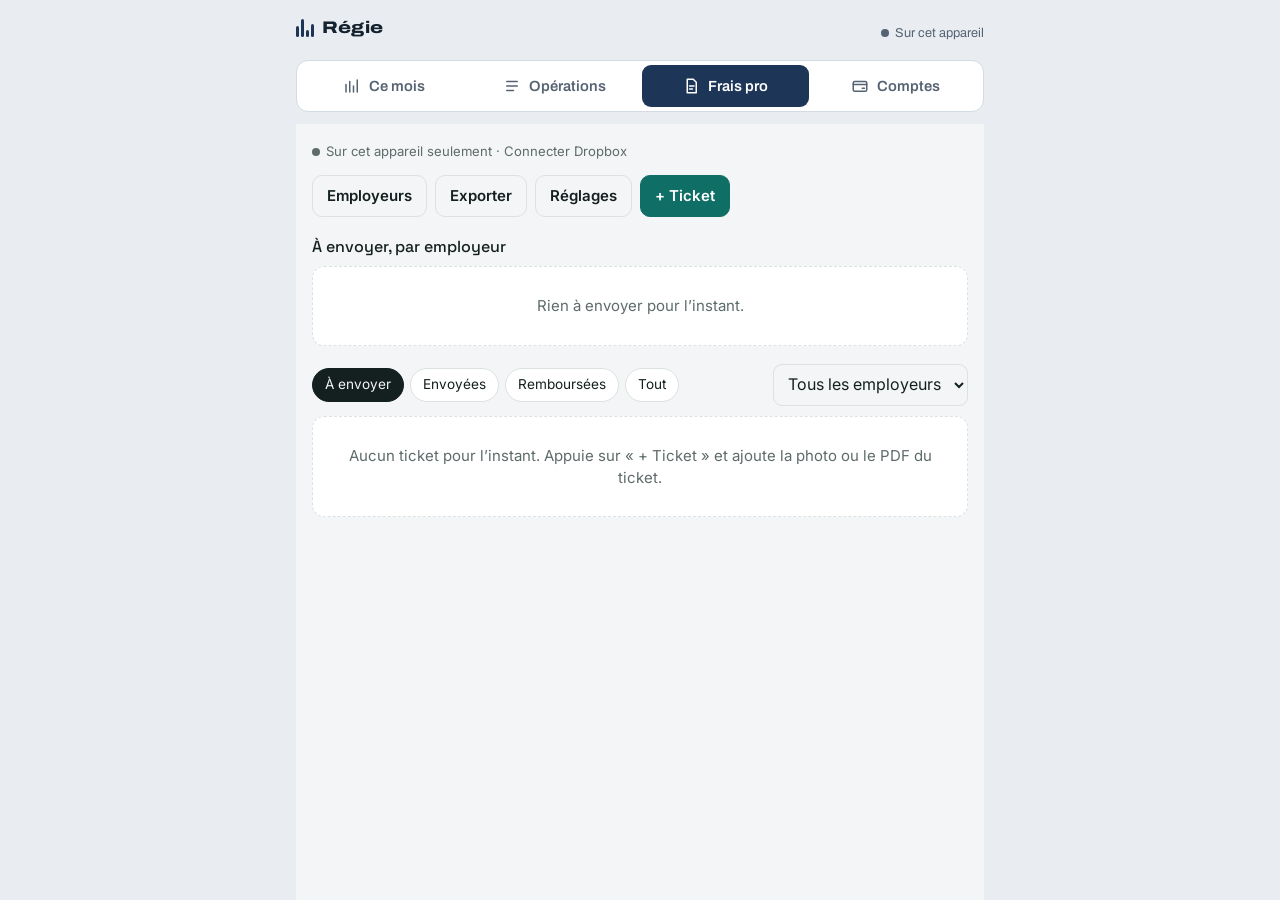
<file: index.html>
<!doctype html>
<html lang="fr">
<head>
<meta charset="utf-8">
<script>
// Frais de régie vit maintenant dans l'onglet « Frais pro » de Régie.
// Ouvert seul (pas dans Régie, pas au retour de Dropbox) : on va dans Régie. « ?solo » garde l'ancienne page.
(function () {
  var q = location.search;
  if (window.top !== window.self) document.documentElement.className += " embed";
  else if (!/[?&](solo|code|state|error)=?/.test(q)) location.replace("budget/#frais");
})();
</script>
<meta name="viewport" content="width=device-width,initial-scale=1,viewport-fit=cover">
<title>Frais de régie</title>
<meta name="description" content="Notes de frais par employeur, justificatifs rangés dans Dropbox.">
<meta name="theme-color" content="#0f6e66">
<link rel="manifest" href="manifest.webmanifest">
<link rel="icon" href="icons/icon.svg" type="image/svg+xml">
<link rel="apple-touch-icon" href="icons/apple-touch-icon.png">
<meta name="apple-mobile-web-app-capable" content="yes">
<meta name="mobile-web-app-capable" content="yes">
<meta name="apple-mobile-web-app-title" content="Frais">
<link rel="preconnect" href="https://fonts.googleapis.com">
<link rel="stylesheet" href="https://fonts.googleapis.com/css2?family=Inter:wght@400;500;600&family=Space+Grotesk:wght@500;700&family=IBM+Plex+Mono:wght@500&display=swap">
<link rel="stylesheet" href="style.css">
<script src="lib/jspdf-2.5.1.umd.min.js" defer></script>
<script src="lib/jszip-3.10.1.min.js" defer></script>
<script type="module" src="app.js"></script>
</head>
<body>
<div class="wrap">
  <header class="top">
    <div>
      <h1>Frais de régie</h1>
      <button type="button" class="sync" id="syncChip" data-s="local"><span class="dot"></span><span id="syncText">Sur cet appareil</span></button>
    </div>
    <div class="row">
      <button class="btn ghost" id="btnEmps" type="button">Employeurs</button>
      <button class="btn ghost" id="btnExport" type="button">Exporter</button>
      <button class="btn ghost" id="btnSettings" type="button" aria-label="Réglages">Réglages</button>
      <button class="btn primary" id="btnAdd" type="button">+ Ticket</button>
    </div>
  </header>

  <div id="notice" class="note" hidden></div>
  <div id="updateBar" class="note ok" hidden>Nouvelle version prête. <button class="linkbtn" id="btnReload" type="button">Recharger</button></div>

  <!-- Formulaire ticket -->
  <section class="panel" id="formPanel" hidden aria-labelledby="formTitle">
    <div class="row between">
      <h2 id="formTitle">Nouveau ticket</h2>
      <button class="btn ghost" id="btnCloseForm" type="button">Fermer</button>
    </div>
    <div class="photo">
      <label class="btn" for="fPhoto" id="photoLabel">Photo ou PDF du ticket</label>
      <input class="sr" type="file" id="fPhoto" accept="image/*,application/pdf">
      <img id="fPreview" alt="Aperçu du justificatif" hidden>
      <button class="btn ghost" id="btnView" type="button" hidden>Voir en grand</button>
      <span class="status" id="ocrStatus"></span>
    </div>
    <div class="grid2">
      <div class="field"><label for="fDate">Date</label><input type="date" id="fDate"></div>
      <div class="field"><label for="fAmount">Montant TTC (€)</label><input type="text" inputmode="decimal" id="fAmount" placeholder="0,00"></div>
      <div class="field"><label for="fMerchant">Commerçant</label><input type="text" id="fMerchant" placeholder="Uber, Sanef, Ibis…"></div>
      <div class="field"><label for="fCat">Catégorie</label><select id="fCat"></select></div>
      <div class="field"><label for="fVatRate">Taux de TVA</label>
        <select id="fVatRate"><option value="">Non indiquée</option><option value="20">20 %</option><option value="10">10 %</option><option value="5.5">5,5 %</option><option value="2.1">2,1 %</option><option value="0">0 % (sans TVA)</option><option value="multi">Plusieurs taux</option></select>
        <button class="linkbtn" id="vatHint" type="button" hidden></button></div>
      <div class="field"><label for="fVat">Montant de TVA (€)</label><input type="text" inputmode="decimal" id="fVat" placeholder="—"><span class="status small" id="htLine"></span></div>
      <div class="field"><label for="fEmp">Employeur</label><select id="fEmp"></select></div>
      <div class="field" id="newEmpField" hidden><label for="fNewEmp">Nom du nouvel employeur</label><input type="text" id="fNewEmp" placeholder="Nom de la société"></div>
      <div class="field"><label for="fStatus">Statut</label>
        <select id="fStatus"><option value="a_envoyer">À envoyer</option><option value="envoyee">Envoyée</option><option value="remboursee">Remboursée</option></select></div>
    </div>
    <div class="field"><label for="fNote">Détail (concert, trajet…)</label><textarea id="fNote" placeholder="Retour de concert, Zénith → Neuilly-Plaisance"></textarea></div>
    <div class="mm" id="mmBox" hidden>
      <div class="label">Movinmotion</div>
      <p class="status">Cet employeur passe par Movinmotion. Le bouton enregistre le ticket, prépare le justificatif à déposer dans « Mes dépenses » et le marque « Envoyée ».</p>
      <div id="mmList" class="mm-list"></div>
      <div class="row">
        <button class="btn primary" id="btnMm" type="button">Envoyer vers Movinmotion</button>
        <a class="btn ghost" href="https://www.movinmotion.com/connexion/" target="_blank" rel="noopener">Ouvrir Movinmotion</a>
      </div>
      <span class="status" id="mmStatus"></span>
    </div>
    <div class="row between">
      <div class="row"><button class="btn danger" id="btnDelete" type="button" hidden>Supprimer</button></div>
      <div class="row"><span class="status" id="saveStatus"></span><button class="btn primary" id="btnSave" type="button">Enregistrer</button></div>
    </div>
  </section>

  <!-- Export -->
  <section class="panel" id="exportPanel" hidden aria-labelledby="expTitle">
    <div class="row between">
      <h2 id="expTitle">Faire une note de frais</h2>
      <button class="btn ghost" id="btnCloseExp" type="button">Fermer</button>
    </div>
    <div class="grid2">
      <div class="field"><label for="eEmp">Employeur</label><select id="eEmp"></select></div>
      <div class="field"><label for="eWhich">Dépenses</label>
        <select id="eWhich"><option value="a_envoyer">Seulement celles à envoyer</option><option value="all">Toutes</option></select></div>
      <div class="field"><label for="eName">Ton nom (en tête du PDF)</label><input type="text" id="eName"></div>
      <div class="field end"><label class="check"><input type="checkbox" id="eMark" checked>Marquer comme envoyées</label></div>
    </div>
    <p class="note ok" id="expMm" hidden>Cet employeur passe par Movinmotion : le plus simple est d’envoyer chaque ticket depuis sa fiche (bouton « Envoyer vers Movinmotion »). La note de frais ci-dessous reste possible si on te la demande.</p>
    <div id="expPreview" class="status"></div>
    <div class="row end">
      <span class="status" id="expStatus"></span>
      <button class="btn" id="btnCsv" type="button">CSV</button>
      <button class="btn primary" id="btnPdf" type="button">PDF avec justificatifs</button>
    </div>
  </section>

  <!-- Employeurs -->
  <section class="panel" id="empPanel" hidden aria-labelledby="empTitle">
    <div class="row between">
      <h2 id="empTitle">Employeurs</h2>
      <button class="btn ghost" id="btnCloseEmp" type="button">Fermer</button>
    </div>
    <div id="empList" class="list"></div>
    <div class="emp-row">
      <input type="text" id="empNew" placeholder="Ajouter un employeur" aria-label="Nom du nouvel employeur">
      <button class="btn" id="btnEmpAdd" type="button">Ajouter</button>
    </div>
    <span class="status" id="empStatus"></span>
  </section>

  <!-- Réglages -->
  <section class="panel" id="setPanel" hidden aria-labelledby="setTitle">
    <div class="row between">
      <h2 id="setTitle">Réglages</h2>
      <button class="btn ghost" id="btnCloseSet" type="button">Fermer</button>
    </div>

    <div class="block">
      <div class="label">Dropbox</div>
      <p class="status" id="dbxText"></p>
      <div class="row">
        <button class="btn primary" id="btnDbxConnect" type="button">Connecter Dropbox</button>
        <button class="btn" id="btnDbxSync" type="button" hidden>Synchroniser</button>
        <button class="btn danger" id="btnDbxOff" type="button" hidden>Déconnecter cet appareil</button>
      </div>
      <div id="codeBox" class="block" hidden>
        <p class="status">Dropbox s’est ouvert dans une autre fenêtre. Autorise l’accès, copie le code affiché, puis colle-le ici.</p>
        <div class="emp-row"><input type="text" id="dbxCode" placeholder="Code Dropbox" aria-label="Code Dropbox" autocomplete="off"><button class="btn primary" id="btnDbxCode" type="button">Valider</button></div>
      </div>
      <button class="linkbtn" id="btnCodeFlow" type="button">Je n’arrive pas à revenir dans l’appli après Dropbox</button>
    </div>

    <div class="block">
      <div class="field"><label for="sName">Ton nom (en tête des notes de frais)</label>
        <div class="emp-row"><input type="text" id="sName"><button class="btn" id="btnName" type="button">Enregistrer</button></div></div>
    </div>

    <div class="block">
      <div class="label">Lecture des photos par Claude</div>
      <p class="status">Optionnel. Les PDF se remplissent tout seuls, sans IA. Pour les photos de tickets, colle une clé API Claude (console.anthropic.com). Compte environ 1 centime par ticket lu. La clé reste sur cet appareil, elle n’est pas envoyée dans Dropbox.</p>
      <div class="emp-row"><input type="password" id="sKey" placeholder="sk-ant-…" aria-label="Clé API Claude" autocomplete="off"><button class="btn" id="btnKey" type="button">Enregistrer</button></div>
      <label class="check"><input type="checkbox" id="sUseAi">Lire aussi les PDF avec Claude quand la lecture sans IA ne trouve rien</label>
      <span class="status" id="keyStatus"></span>
    </div>

    <div class="block">
      <div class="label">Reprendre des tickets</div>
      <p class="status">Importe un fichier de sauvegarde (.zip), par exemple celui de l’ancienne version de l’appli.</p>
      <label class="btn" for="sImport">Importer un .zip</label>
      <input class="sr" type="file" id="sImport" accept=".zip,application/zip">
      <span class="status" id="importStatus"></span>
    </div>
    <p class="status small" id="versionText"></p>
  </section>

  <section aria-label="À envoyer par employeur">
    <div class="label" style="margin-bottom:8px">À envoyer, par employeur</div>
    <div class="summary" id="summary"></div>
  </section>

  <section class="stack" aria-label="Tickets">
    <div class="row between">
      <div class="seg" id="statusSeg" role="group" aria-label="Filtrer par statut">
        <button type="button" data-s="a_envoyer" aria-pressed="true">À envoyer</button>
        <button type="button" data-s="envoyee" aria-pressed="false">Envoyées</button>
        <button type="button" data-s="remboursee" aria-pressed="false">Remboursées</button>
        <button type="button" data-s="all" aria-pressed="false">Tout</button>
      </div>
      <select id="empFilter" aria-label="Filtrer par employeur" class="auto"></select>
    </div>
    <div class="list" id="list"></div>
  </section>
</div>

<div id="viewer" class="viewer" hidden role="dialog" aria-modal="true" aria-labelledby="vTitle">
  <div class="vbar"><span id="vTitle">Justificatif</span><button class="btn" id="vClose" type="button">Fermer</button></div>
  <div class="vbody" id="vBody"></div>
</div>
</body>
</html>
</file>
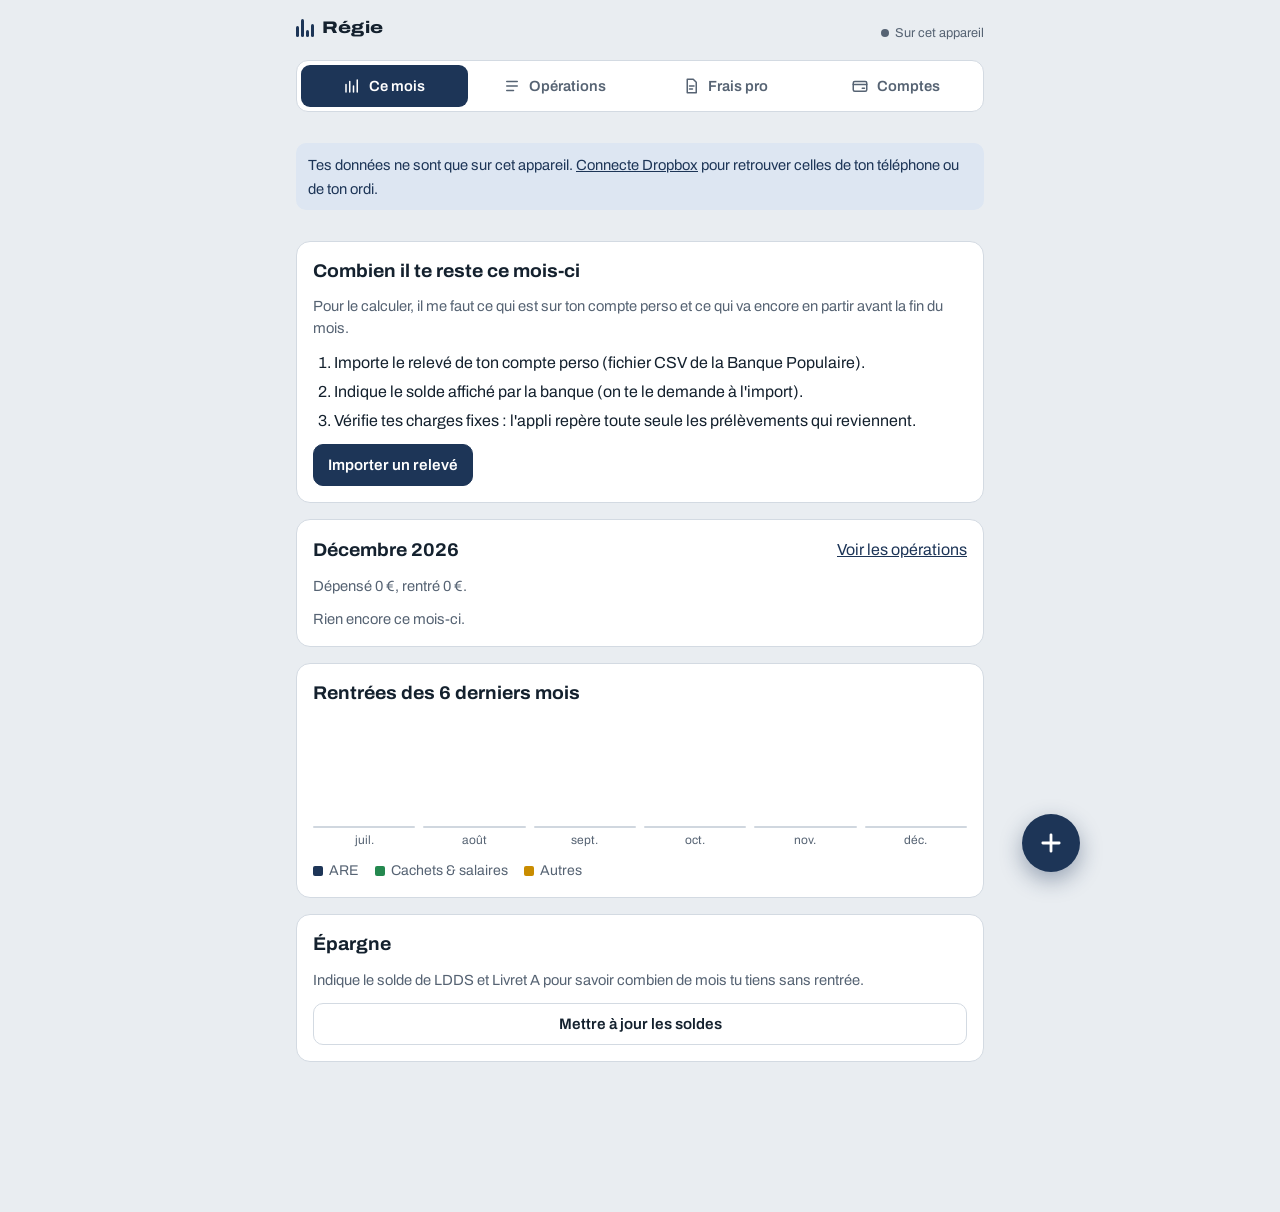
<file: budget/index.html>
<!doctype html>
<html lang="fr">
<head>
<meta charset="utf-8">
<meta name="viewport" content="width=device-width,initial-scale=1,viewport-fit=cover">
<title>Régie</title>
<meta name="description" content="Ton budget d'intermittent : ce qu'il te reste ce mois-ci, tes opérations et tes frais pro à te faire rembourser.">
<meta name="theme-color" content="#1d3557">
<link rel="manifest" href="manifest.webmanifest">
<link rel="icon" href="icons/icon.svg" type="image/svg+xml">
<link rel="apple-touch-icon" href="icons/apple-touch-icon.png">
<meta name="apple-mobile-web-app-capable" content="yes">
<meta name="mobile-web-app-capable" content="yes">
<meta name="apple-mobile-web-app-title" content="Régie">
<link rel="preconnect" href="https://fonts.googleapis.com">
<link rel="stylesheet" href="https://fonts.googleapis.com/css2?family=Archivo:wdth,wght@62..125,400..800&display=swap">
<link rel="stylesheet" href="style.css">
<script type="module" src="app.js"></script>
</head>
<body>
<div class="wrap">
  <header class="top">
    <h1 class="brand"><span class="fader" aria-hidden="true"><i></i><i></i><i></i><i></i></span>Régie</h1>
    <button type="button" class="sync" id="syncChip" data-s="local"><span class="dot"></span><span id="syncText">Sur cet appareil</span></button>
  </header>

  <nav class="tabs" aria-label="Sections">
    <button type="button" data-tab="mois" aria-current="page"><svg viewBox="0 0 24 24" aria-hidden="true"><path d="M4 20V10M9 20V6M14 20v-8M19 20V4"/></svg>Ce mois</button>
    <button type="button" data-tab="ops"><svg viewBox="0 0 24 24" aria-hidden="true"><path d="M5 6h14M5 12h14M5 18h9"/></svg>Opérations</button>
    <button type="button" data-tab="frais"><svg viewBox="0 0 24 24" aria-hidden="true"><path d="M7 3h8l4 4v14H7z"/><path d="M10 12h6M10 16h4"/></svg>Frais pro</button>
    <button type="button" data-tab="comptes"><svg viewBox="0 0 24 24" aria-hidden="true"><rect x="3" y="6" width="18" height="13" rx="2"/><path d="M3 10h18M15 15h3"/></svg>Comptes</button>
  </nav>

  <button type="button" class="fab" id="fab" aria-label="Ajouter une dépense ou importer un relevé"><svg viewBox="0 0 24 24" aria-hidden="true"><path d="M12 5v14M5 12h14"/></svg></button>

  <div id="updateBar" class="note" hidden>Nouvelle version prête. <button class="linkbtn" id="btnReload" type="button">Recharger</button></div>

  <!-- CE MOIS -->
  <main id="tab-mois" class="tab"></main>

  <!-- OPÉRATIONS -->
  <section id="tab-ops" class="tab" hidden>
    <div class="row between">
      <div class="monthnav">
        <button class="btn icon" id="mPrev" type="button" aria-label="Mois précédent">‹</button>
        <h2 id="mLabel"></h2>
        <button class="btn icon" id="mNext" type="button" aria-label="Mois suivant">›</button>
      </div>
    </div>
    <div class="filters">
      <select id="fAcc" aria-label="Compte"></select>
      <select id="fCat" aria-label="Catégorie"></select>
      <input type="search" id="fSearch" placeholder="Chercher un libellé" aria-label="Chercher">
    </div>
    <p class="totals" id="opsTotals"></p>
    <div id="opsList" class="ops"></div>
  </section>

  <!-- IMPORT -->
  <section id="tab-import" class="tab" hidden>
    <div class="row"><button class="btn ghost" type="button" data-go="ops">‹ Retour</button></div>
    <div class="card stack">
      <h2>Importer un relevé</h2>
      <p class="muted">Sur le site ou l'appli Banque Populaire, ouvre le compte ou le livret puis exporte les opérations en <b>CSV</b> (ou OFX). Tu peux réimporter une période déjà importée : les opérations en double sont ignorées, et celles que tu avais ajoutées à la main sont remplacées par celles de la banque.</p>
      <div class="grid2">
        <div class="field"><label for="iAcc">Compte</label><select id="iAcc"></select></div>
        <div class="field"><label for="iFile">Fichier</label><input type="file" id="iFile" accept=".csv,.ofx,.txt,text/csv"></div>
      </div>
      <p class="status err" id="iErr" hidden></p>
    </div>
    <div class="card stack" id="iPreview" hidden></div>
    <div id="iSuggest"></div>
  </section>

  <!-- FRAIS PRO : l'appli Frais de régie, chargée dès le départ pour que ses tickets se synchronisent -->
  <section id="tab-frais" class="tab" hidden>
    <iframe id="fraisFrame" src="../?embed=1" title="Frais pro" loading="eager"></iframe>
  </section>

  <!-- COMPTES -->
  <section id="tab-comptes" class="tab" hidden>
    <div class="card stack">
      <div class="row between"><h2>Mes comptes</h2><button class="btn" id="btnAddAcc" type="button">Ajouter un compte</button></div>
      <p class="muted">Le solde des comptes et des livrets se met à jour avec les imports. Pour le prêt, mets le capital restant à jour de temps en temps.</p>
      <div id="accList" class="acclist"></div>
    </div>
    <div class="card stack">
      <div class="row between"><h2>Charges fixes</h2><button class="btn" id="btnAddCharge" type="button">Ajouter</button></div>
      <p class="muted">Ce qui part tous les mois (prêt, part du compte joint, téléphone…). Tant qu'une charge n'est pas passée sur le compte, elle est retirée de ce qu'il te reste.</p>
      <div id="chargeList" class="stack tight"></div>
      <div id="chargeSuggest"></div>
    </div>
    <details class="card stack fold" id="settingsFold">
      <summary><h2>Réglages et synchronisation</h2></summary>
      <div class="grid2">
        <div class="field"><label for="sCushion">Coussin à garder sur le compte (€)</label><input id="sCushion" type="text" inputmode="decimal"></div>
        <div class="field"><label for="sBig">Me signaler une dépense à partir de (€)</label><input id="sBig" type="text" inputmode="decimal"></div>
      </div>
      <div class="block stack">
        <h3>Synchronisation Dropbox</h3>
        <p class="muted" id="dbxText"></p>
        <div class="row" id="dbxConnect" hidden>
          <button class="btn" id="btnDbxOpen" type="button">1. Ouvrir Dropbox</button>
          <input id="dbxCode" type="text" placeholder="2. Colle le code ici" aria-label="Code Dropbox" class="grow">
          <button class="btn primary" id="btnDbxOk" type="button">Valider</button>
        </div>
        <p class="status small" id="dbxErr"></p>
      </div>
      <div class="block row">
        <button class="btn" id="btnBackup" type="button">Télécharger une sauvegarde</button>
        <button class="btn" id="btnRestore" type="button">Restaurer une sauvegarde</button>
        <input type="file" id="restoreFile" accept=".json,application/json" hidden>
        <a class="btn ghost" href="../">Ouvrir Frais de régie</a>
      </div>
    </details>
  </section>
</div>

<dialog id="dlg"><form method="dialog" id="dlgForm" class="stack"></form></dialog>
</body>
</html>
</file>
<file: style.css>
:root{
  --bg:#f3f5f6; --surface:#ffffff; --fg:#14201f; --muted:#5d6b6a; --line:#dbe2e1;
  --accent:#0f6e66; --accent-fg:#ffffff; --accent-soft:#e1f1ef;
  --warn:#9a5b00; --warn-soft:#fbf0dc; --ok:#2d6a2f; --ok-soft:#e3f2e1; --danger:#b3261e;
  --f-display:"Space Grotesk",system-ui,sans-serif; --f-body:"Inter",system-ui,-apple-system,sans-serif; --f-mono:"IBM Plex Mono",ui-monospace,Menlo,monospace;
  color-scheme:light;
}
@media (prefers-color-scheme:dark){:root{
  --bg:#0f1514; --surface:#18201f; --fg:#e6eeed; --muted:#9aa9a7; --line:#2b3735;
  --accent:#4cc2b5; --accent-fg:#06201d; --accent-soft:#163331;
  --warn:#f0b45a; --warn-soft:#33270f; --ok:#8fd18c; --ok-soft:#18301a; --danger:#ff8a80; color-scheme:dark}}
*{box-sizing:border-box}
[hidden]{display:none!important}
html{-webkit-text-size-adjust:100%}
body{background:var(--bg);color:var(--fg);font-family:var(--f-body);font-size:15px;line-height:1.45;margin:0}
.wrap{max-width:760px;margin:0 auto;padding-top:calc(20px + env(safe-area-inset-top,0px));padding-bottom:calc(80px + env(safe-area-inset-bottom,0px));padding-left:max(16px,env(safe-area-inset-left,0px));padding-right:max(16px,env(safe-area-inset-right,0px));display:flex;flex-direction:column;gap:18px}
h1,h2{font-family:var(--f-display);margin:0;text-wrap:balance}
h1{font-size:1.7rem;letter-spacing:-.01em}
h2{font-size:1.05rem}
.top{display:flex;flex-wrap:wrap;align-items:center;justify-content:space-between;gap:12px}
.btn{font:inherit;font-weight:600;border-radius:10px;border:1px solid var(--line);background:var(--surface);color:var(--fg);padding:9px 14px;cursor:pointer;min-height:42px;display:inline-flex;align-items:center;justify-content:center}
.btn:hover{border-color:var(--accent)}
.btn.primary{background:var(--accent);color:var(--accent-fg);border-color:var(--accent)}
.btn.ghost{background:transparent}
.btn.danger{color:var(--danger)}
.btn:disabled{opacity:.55;cursor:default}
.linkbtn{font:inherit;font-size:.85rem;background:none;border:0;padding:4px 0;color:var(--accent);text-decoration:underline;cursor:pointer;align-self:flex-start}
.btn:focus-visible,.linkbtn:focus-visible,.sync:focus-visible,select:focus-visible,input:focus-visible,textarea:focus-visible{outline:2px solid var(--accent);outline-offset:2px}
.row{display:flex;flex-wrap:wrap;gap:8px;align-items:center}
.row.between{justify-content:space-between}
.row.end{justify-content:flex-end}
.stack{display:flex;flex-direction:column;gap:10px}
.panel{background:var(--surface);border:1px solid var(--line);border-radius:14px;padding:16px;display:flex;flex-direction:column;gap:14px}
.block{display:flex;flex-direction:column;gap:8px;border-top:1px solid var(--line);padding-top:12px}
.panel > .block:first-of-type{border-top:0;padding-top:0}
.sync{display:inline-flex;align-items:center;gap:6px;margin-top:4px;font:inherit;font-size:.82rem;color:var(--muted);background:none;border:0;padding:2px 0;cursor:pointer}
.sync .dot{width:8px;height:8px;border-radius:50%;background:var(--muted)}
.sync[data-s="ok"] .dot{background:var(--ok)}
.sync[data-s="sync"] .dot{background:var(--accent);animation:pulse 1s infinite alternate}
.sync[data-s="offline"] .dot,.sync[data-s="full"] .dot{background:var(--warn)}
@keyframes pulse{to{opacity:.3}}
.summary{display:grid;grid-template-columns:repeat(auto-fill,minmax(170px,1fr));gap:10px}
.sum{background:var(--surface);border:1px solid var(--line);border-radius:4px 4px 12px 12px;border-top:2px dashed var(--accent);padding:12px;display:flex;flex-direction:column;gap:2px;cursor:pointer;text-align:left;font:inherit;color:inherit}
.sum.active{border-color:var(--accent);box-shadow:0 0 0 1px var(--accent)}
.sum .name{font-weight:600;overflow:hidden;text-overflow:ellipsis;white-space:nowrap}
.sum .amt{font-family:var(--f-mono);font-size:1.15rem;font-variant-numeric:tabular-nums}
.sum .cnt{color:var(--muted);font-size:.8rem}
.label{font-family:var(--f-display);font-size:1rem;font-weight:500;color:var(--fg)}
.seg{display:flex;flex-wrap:wrap;gap:6px}
.seg button{font:inherit;font-size:.85rem;border:1px solid var(--line);background:var(--surface);color:var(--fg);border-radius:999px;padding:6px 12px;cursor:pointer;min-height:34px}
.seg button[aria-pressed="true"]{background:var(--fg);color:var(--bg);border-color:var(--fg)}
.list{display:flex;flex-direction:column;gap:8px}
.item{background:var(--surface);border:1px solid var(--line);border-radius:12px;padding:10px 12px;display:grid;grid-template-columns:52px 1fr auto;gap:12px;align-items:center;cursor:pointer;text-align:left;font:inherit;color:inherit;width:100%}
.thumb{width:52px;height:52px;border-radius:8px;background:var(--accent-soft);object-fit:cover;display:flex;align-items:center;justify-content:center;color:var(--accent);font-size:.7rem;font-weight:600;overflow:hidden}
.item .main{min-width:0}
.item .mer{font-weight:600;overflow:hidden;text-overflow:ellipsis;white-space:nowrap}
.item .meta{color:var(--muted);font-size:.82rem;overflow:hidden;text-overflow:ellipsis;white-space:nowrap}
.item .right{display:flex;flex-direction:column;align-items:flex-end;gap:4px}
.money{font-family:var(--f-mono);font-variant-numeric:tabular-nums}
.pill{font-size:.72rem;font-weight:600;border-radius:999px;padding:2px 8px;white-space:nowrap}
.pill.a_envoyer{background:var(--warn-soft);color:var(--warn)}
.pill.envoyee{background:var(--accent-soft);color:var(--accent)}
.pill.remboursee{background:var(--ok-soft);color:var(--ok)}
.grid2{display:grid;grid-template-columns:1fr 1fr;gap:12px}
@media (max-width:520px){.grid2{grid-template-columns:1fr}}
.field{display:flex;flex-direction:column;gap:4px;min-width:0}
.field.end{justify-content:flex-end}
.field label{font-size:.82rem;color:var(--muted);font-weight:500}
.check{display:flex;align-items:center;gap:8px;font-size:.9rem;color:var(--fg)}
.check input{width:auto;min-height:0}
input,select,textarea{font:inherit;font-size:16px;color:var(--fg);background:var(--bg);border:1px solid var(--line);border-radius:9px;padding:9px 10px;min-height:42px;width:100%}
select.auto{width:auto;min-width:160px;max-width:100%}
textarea{min-height:64px;resize:vertical}
.photo{display:flex;gap:12px;align-items:center;flex-wrap:wrap}
.photo img{max-height:160px;max-width:100%;border-radius:10px;border:1px solid var(--line);cursor:zoom-in;background:#fff}
.viewer{position:fixed;inset:0;z-index:50;background:var(--bg);overflow:auto;display:flex;flex-direction:column}
.vbar{position:sticky;top:0;z-index:1;background:var(--surface);border-bottom:1px solid var(--line);display:flex;align-items:center;justify-content:space-between;gap:12px;padding-top:calc(10px + env(safe-area-inset-top,0px));padding-bottom:10px;padding-left:max(16px,env(safe-area-inset-left,0px));padding-right:max(16px,env(safe-area-inset-right,0px))}
.vbar span{font-weight:600;min-width:0;overflow:hidden;text-overflow:ellipsis;white-space:nowrap}
.vbody{display:flex;flex-direction:column;align-items:center;gap:14px;padding-block:16px calc(24px + env(safe-area-inset-bottom,0px));padding-left:max(16px,env(safe-area-inset-left,0px));padding-right:max(16px,env(safe-area-inset-right,0px))}
.vbody img{max-width:min(100%,900px);border-radius:8px;border:1px solid var(--line);background:#fff}
.status{font-size:.88rem;color:var(--muted);margin:0}
.status.small{font-size:.78rem}
.status.err{color:var(--danger)}
.status.okk{color:var(--ok)}
.empty{color:var(--muted);text-align:center;padding:28px 12px;border:1px dashed var(--line);border-radius:12px;background:var(--surface)}
.note{background:var(--warn-soft);color:var(--warn);border-radius:10px;padding:10px 12px;font-size:.88rem}
.note.ok{background:var(--accent-soft);color:var(--accent)}
.note .linkbtn{color:inherit;font-weight:600}
.emp-row{display:flex;gap:8px;align-items:center}
.emp-row input{flex:1;min-width:0}
.sr{position:absolute;width:1px;height:1px;overflow:hidden;clip:rect(0 0 0 0)}
@media (prefers-reduced-motion:no-preference){.panel{animation:in .18s ease-out}@keyframes in{from{transform:translateY(4px);opacity:.6}to{transform:none;opacity:1}}}
@media (max-width:520px){
  .top .row .btn.ghost{flex:1 1 0;padding-inline:8px}
  body.panel-open #btnAdd{display:none}
  #btnAdd{position:fixed;right:max(16px,env(safe-area-inset-right,0px));bottom:calc(16px + env(safe-area-inset-bottom,0px));z-index:20;border-radius:999px;padding:14px 22px;min-height:52px;box-shadow:0 6px 18px rgba(0,0,0,.22)}
}
.block > .btn{align-self:flex-start}
.emp-item{display:flex;flex-direction:column;gap:6px;padding-bottom:8px;border-bottom:1px solid var(--line)}
.check.small{font-size:.85rem;color:var(--muted)}
.mm{display:flex;flex-direction:column;gap:10px;border:1px solid var(--accent);background:var(--accent-soft);border-radius:12px;padding:12px}
.mm-list{display:flex;flex-direction:column;gap:2px}
.mm-row{display:grid;grid-template-columns:96px 1fr auto;gap:8px;align-items:baseline;font-size:.9rem}
.mm-k{color:var(--muted)}
.mm-v{min-width:0;overflow-wrap:anywhere}
.mm .btn.ghost{text-decoration:none}

/* dans Régie */
.pill.linked{background:var(--ok-soft);color:var(--ok)}
.pill.unlinked{background:transparent;color:var(--muted,#667);border:1px solid currentColor;opacity:.75}
html.embed header.top h1{display:none}
html.embed .wrap{padding-top:12px}
</file>
<file: budget/style.css>
:root{
  --bg:#e9edf1; --surface:#ffffff; --ink:#14212e; --muted:#566373; --line:#d3dae2;
  --accent:#1d3557; --accent-fg:#ffffff; --accent-soft:#dde6f2;
  --go:#24884f; --mid:#c98c00; --hot:#c8412a; --off:#d0d7df;
  --f:"Archivo",system-ui,-apple-system,sans-serif;
  color-scheme:light;
}
@media (prefers-color-scheme:dark){:root{
  --bg:#0d1319; --surface:#151d26; --ink:#e3e9ef; --muted:#93a1b0; --line:#26323e;
  --accent:#9cbcf0; --accent-fg:#0d1726; --accent-soft:#1b2a3d;
  --go:#4cc97f; --mid:#f0b93a; --hot:#ff7a5c; --off:#24303c; color-scheme:dark}}
*{box-sizing:border-box}
[hidden]{display:none!important}
html{-webkit-text-size-adjust:100%}
body{margin:0;background:var(--bg);color:var(--ink);font-family:var(--f);font-size:16px;line-height:1.45;font-variant-numeric:tabular-nums}
.wrap{max-width:720px;margin:0 auto;display:flex;flex-direction:column;gap:16px;
  padding-top:calc(16px + env(safe-area-inset-top,0px));padding-bottom:calc(150px + env(safe-area-inset-bottom,0px));
  padding-left:max(16px,env(safe-area-inset-left,0px));padding-right:max(16px,env(safe-area-inset-right,0px))}
h1,h2,h3{margin:0;font-weight:700;text-wrap:balance}
h2{font-size:1.15rem;font-stretch:105%}
h3{font-size:1rem}
.muted{color:var(--muted);margin:0;font-size:.92rem}
.top{display:flex;align-items:baseline;justify-content:space-between;gap:12px;flex-wrap:wrap}
.brand{font-size:1.05rem;font-stretch:125%;font-weight:800;letter-spacing:.01em}

/* navigation : en haut sur ordi, en bas sur téléphone */
.tabs{display:flex;gap:4px;background:var(--surface);border:1px solid var(--line);border-radius:12px;padding:4px}
.tabs button{flex:1;font:inherit;font-weight:600;font-size:.92rem;border:0;background:none;color:var(--muted);padding:9px 6px;border-radius:9px;cursor:pointer;min-height:42px}
.tabs button[aria-current="page"]{background:var(--accent);color:var(--accent-fg)}
@media (max-width:620px){
  .tabs{position:fixed;left:0;right:0;bottom:0;z-index:30;border-radius:0;border-width:1px 0 0;
    padding:6px max(8px,env(safe-area-inset-left,0px)) calc(6px + env(safe-area-inset-bottom,0px))}
}

.tab{display:flex;flex-direction:column;gap:16px}
.card{background:var(--surface);border:1px solid var(--line);border-radius:14px;padding:16px}
.stack{display:flex;flex-direction:column;gap:12px}
.stack.tight{gap:6px}
.row{display:flex;flex-wrap:wrap;gap:8px;align-items:center}
.row.between{justify-content:space-between}
.grow{flex:1;min-width:140px}
.grid2{display:grid;grid-template-columns:1fr 1fr;gap:12px}
@media (max-width:520px){.grid2{grid-template-columns:1fr}}
.block{border-top:1px solid var(--line);padding-top:14px}
.btn{font:inherit;font-weight:600;font-size:.95rem;border-radius:10px;border:1px solid var(--line);background:var(--surface);color:var(--ink);padding:9px 14px;min-height:42px;cursor:pointer;display:inline-flex;align-items:center;justify-content:center;text-decoration:none}
.btn:hover{border-color:var(--accent)}
.btn.primary{background:var(--accent);border-color:var(--accent);color:var(--accent-fg)}
.btn.ghost{background:transparent}
.btn.danger{color:var(--hot)}
.btn.icon{width:42px;padding:0;font-size:1.3rem}
.btn:disabled{opacity:.5;cursor:default}
.linkbtn{font:inherit;background:none;border:0;padding:2px 0;color:var(--accent);text-decoration:underline;cursor:pointer}
:is(.btn,.linkbtn,.tabs button,.sync,.op,select,input):focus-visible{outline:2px solid var(--accent);outline-offset:2px}
.field{display:flex;flex-direction:column;gap:4px;min-width:0}
.field label{font-size:.84rem;color:var(--muted);font-weight:500}
input,select{font:inherit;font-size:16px;color:var(--ink);background:var(--bg);border:1px solid var(--line);border-radius:9px;padding:8px 10px;min-height:42px;width:100%}
input[type=checkbox],input[type=radio]{width:auto;min-height:0;accent-color:var(--accent)}
.check{display:flex;gap:8px;align-items:center;font-size:.92rem}
.status{margin:0;font-size:.9rem;color:var(--muted)}
.status.small{font-size:.8rem}
.status.err{color:var(--hot)}
.note{background:var(--accent-soft);color:var(--accent);border-radius:10px;padding:10px 12px;font-size:.92rem}
.money{white-space:nowrap}
.pos{color:var(--go)}
.money.due{color:var(--mid);font-weight:700}

.sync{display:inline-flex;align-items:center;gap:6px;font:inherit;font-size:.8rem;color:var(--muted);background:none;border:0;padding:2px 0;cursor:pointer}
.sync .dot{width:8px;height:8px;border-radius:50%;background:var(--muted)}
.sync[data-s="ok"] .dot{background:var(--go)}
.sync[data-s="sync"] .dot{background:var(--accent);animation:pulse 1s infinite alternate}
.sync[data-s="offline"] .dot,.sync[data-s="full"] .dot{background:var(--mid)}
@keyframes pulse{to{opacity:.3}}

/* ---------- le chiffre ---------- */
.hero{display:flex;flex-direction:column;gap:14px;padding:22px 18px 18px}
.hero .lead{margin:0;font-size:1rem;color:var(--muted)}
.hero .big{margin:0;font-size:clamp(3.4rem,17vw,6rem);line-height:.95;font-weight:800;font-stretch:115%;letter-spacing:-.02em}
.hero .big.neg{color:var(--hot)}
.hero .perday{margin:0;font-size:1.05rem}
.meter{display:flex;gap:3px;height:26px}
.meter i{flex:1;border-radius:2px;background:var(--off)}
.meter i.go{background:var(--go)}
.meter i.mid{background:var(--mid)}
.meter i.cush{background:var(--muted);opacity:.55}
.meter i.hot{background:var(--hot)}
@media (prefers-reduced-motion:no-preference){
  .meter.on i{animation:lit .5s both;animation-delay:calc(var(--n) * 18ms)}
  @keyframes lit{from{opacity:.15}}
}
.legend{display:flex;flex-wrap:wrap;gap:6px 16px;font-size:.88rem;color:var(--muted)}
.legend span::before{content:"";display:inline-block;width:10px;height:10px;border-radius:2px;margin-right:6px;vertical-align:-1px;background:var(--c)}
.calc{display:grid;grid-template-columns:1fr auto;gap:4px 12px;font-size:.95rem;margin:0}
.calc dt{color:var(--muted)}
.calc dd{margin:0;text-align:right}
.calc .tot{border-top:1px solid var(--line);padding-top:6px;font-weight:700}
.calc .tot + dd{border-top:1px solid var(--line);padding-top:6px;font-weight:700}

.lines{display:flex;flex-direction:column}
.line{display:grid;grid-template-columns:1fr auto;gap:2px 12px;padding:9px 0;border-top:1px solid var(--line);align-items:baseline}
.line:first-child{border-top:0}
button.line{width:100%;font:inherit;color:inherit;text-align:left;background:none;border-width:1px 0 0;border-style:solid;border-color:var(--line);cursor:pointer;margin:0}
button.line:first-child{border-top:0}
@media (hover:hover){button.line:hover span:first-child{text-decoration:underline}}
button.line:focus-visible{outline:2px solid var(--accent);outline-offset:2px}
.line .sub{grid-column:1/-1;font-size:.84rem;color:var(--muted)}
.line.warn .money{color:var(--hot);font-weight:700}
.bar{grid-column:1/-1;height:6px;border-radius:3px;background:var(--off);position:relative;overflow:visible}
.bar b{position:absolute;inset:0 auto 0 0;border-radius:3px;background:var(--accent)}
.line.warn .bar b{background:var(--hot)}
.bar s{position:absolute;top:-3px;bottom:-3px;width:2px;background:var(--ink);opacity:.55}

.months{display:grid;grid-template-columns:repeat(6,1fr);gap:8px;align-items:end;height:130px}
.mcol{display:flex;flex-direction:column;justify-content:flex-end;align-items:stretch;height:100%;gap:4px;font-size:.75rem;color:var(--muted);text-align:center}
.mcol .stackbar{display:flex;flex-direction:column-reverse;border-radius:4px;overflow:hidden;min-height:2px;background:var(--off)}
.mcol .stackbar span{display:block}
.mcol .v{font-size:.75rem;color:var(--ink)}

/* ---------- opérations ---------- */
.monthnav{display:flex;align-items:center;gap:8px}
.monthnav h2{min-width:150px;text-align:center;text-transform:capitalize}
.filters{display:grid;grid-template-columns:1fr 1fr 1.4fr;gap:8px}
@media (max-width:620px){.filters{grid-template-columns:1fr 1fr}.filters input{grid-column:1/-1}}
.totals{margin:0;font-size:.9rem;color:var(--muted)}
.ops{display:flex;flex-direction:column;gap:14px}
.day h3{font-size:.85rem;color:var(--muted);font-weight:600;margin:0 0 4px}
.day h3::first-letter{text-transform:uppercase}
.day .card{padding:0 14px}
.op{display:grid;grid-template-columns:1fr auto;gap:0 12px;width:100%;text-align:left;font:inherit;color:inherit;background:none;border:0;border-top:1px solid var(--line);padding:10px 0;cursor:pointer}
.op:first-child{border-top:0}
.op .lab{font-weight:600;min-width:0;overflow:hidden;text-overflow:ellipsis;white-space:nowrap}
.op .cat{font-size:.82rem;color:var(--muted)}
.op .money{text-align:right;font-weight:600}
.op.ignored .money{color:var(--muted);font-weight:400}
.tag{font-size:.72rem;font-weight:600;border-radius:999px;padding:1px 7px;background:var(--accent-soft);color:var(--accent);margin-left:6px;vertical-align:1px}

/* ---------- comptes ---------- */
.acclist{display:flex;flex-direction:column}
.acc{display:grid;grid-template-columns:1fr auto;gap:2px 12px;padding:10px 0;border-top:1px solid var(--line);cursor:pointer;background:none;border-left:0;border-right:0;border-bottom:0;text-align:left;font:inherit;color:inherit;width:100%}
.acc:first-child{border-top:0}
.acc .n{font-weight:600}
.acc .k{font-size:.82rem;color:var(--muted)}
.acc .money{font-weight:700;text-align:right}
.sug{border:1px dashed var(--accent);border-radius:12px;padding:12px;display:flex;flex-direction:column;gap:8px;background:var(--accent-soft)}
.sug .line{border-color:color-mix(in srgb,var(--accent) 25%,transparent)}
.sug .acts{display:flex;gap:6px;grid-column:1/-1}
.sug .btn{min-height:34px;padding:4px 10px;font-size:.85rem}

table.prev{width:100%;border-collapse:collapse;font-size:.88rem}
table.prev td{padding:5px 4px;border-top:1px solid var(--line);vertical-align:top}
table.prev td:last-child{text-align:right;white-space:nowrap}

dialog{border:1px solid var(--line);border-radius:16px;background:var(--surface);color:var(--ink);padding:18px;width:min(520px,calc(100vw - 24px));max-height:calc(100dvh - 24px)}
dialog::backdrop{background:rgba(5,12,20,.45)}
.empty{color:var(--muted);text-align:center;padding:24px 12px;border:1px dashed var(--line);border-radius:12px}
.steps{margin:0;padding-left:1.3em;display:flex;flex-direction:column;gap:6px}

/* ---------- v2 : pastilles, onglets avec icônes, bouton +, fiche en bas d'écran ---------- */
.tabs button{display:flex;flex-direction:column;align-items:center;justify-content:center;gap:2px}
.tabs svg{width:22px;height:22px;fill:none;stroke:currentColor;stroke-width:2;stroke-linecap:round;stroke-linejoin:round}
@media (min-width:621px){.tabs button{flex-direction:row;gap:8px}.tabs svg{width:18px;height:18px}}

.fab{position:fixed;z-index:31;right:max(16px,env(safe-area-inset-right,0px));bottom:calc(84px + env(safe-area-inset-bottom,0px));
  width:58px;height:58px;border-radius:50%;border:0;background:var(--accent);color:var(--accent-fg);cursor:pointer;
  display:grid;place-items:center;box-shadow:0 8px 22px color-mix(in srgb,var(--accent) 40%,transparent)}
.fab svg{width:28px;height:28px;fill:none;stroke:currentColor;stroke-width:2.4;stroke-linecap:round}
.fab:focus-visible{outline:3px solid var(--ink);outline-offset:3px}
@media (min-width:621px){.fab{bottom:28px;right:max(28px,calc((100vw - 720px)/2 - 80px))}}

.ico{--h:210;flex:none;display:inline-grid;place-items:center;width:38px;height:38px;border-radius:12px;font-size:1.15rem;line-height:1;
  background:hsl(var(--h) 70% 92%)}
@media (prefers-color-scheme:dark){.ico{background:hsl(var(--h) 35% 22%)}}

/* lignes avec pastille */
.line.withico{grid-template-columns:auto 1fr auto;column-gap:12px;align-items:center}
.line.withico .ico{grid-row:span 2;align-self:start}
.line.withico .bar,.line.withico .sub{grid-column:2/-1}
.more{align-self:flex-start;min-height:36px;padding:4px 10px;color:var(--accent)}

.op{grid-template-columns:auto 1fr auto;column-gap:12px;align-items:center}
.op .ico{grid-row:span 2}
.op .cat{grid-column:2/-1}
.op.ignored .ico{filter:grayscale(1);opacity:.6}

/* « comment c'est calculé », réglages repliés */
details.how summary,details.sug summary,details.fold>summary{cursor:pointer;color:var(--accent);font-weight:600;font-size:.92rem;list-style:none}
details.how summary::-webkit-details-marker,details.sug summary::-webkit-details-marker,details.fold>summary::-webkit-details-marker{display:none}
details.how summary::after,details.sug summary::after,details.fold>summary::after{content:" ▾";font-size:.8em}
details[open].how summary::after,details[open].sug summary::after,details[open].fold>summary::after{content:" ▴"}
details.how[open] summary{margin-bottom:8px}
details.fold>summary{display:flex;align-items:center;justify-content:space-between;color:var(--ink)}
details.fold>summary h2{display:inline}
details.fold[open]>summary{margin-bottom:12px}
details.sug{gap:8px}
details.sug:not([open]){background:transparent;border-style:dashed;padding:12px}
details.sug[open]>summary{margin-bottom:6px}
.runway{margin:0;font-size:1.5rem;font-stretch:110%}
.runway b{font-weight:800}

/* fiche : panneau qui monte du bas sur téléphone */
@media (max-width:620px){
  dialog{width:100%;max-width:none;margin:auto 0 0;border-radius:20px 20px 0 0;border-width:1px 0 0;
    max-height:92dvh;padding:18px 16px calc(18px + env(safe-area-inset-bottom,0px))}
  @media (prefers-reduced-motion:no-preference){dialog[open]{animation:up .22s ease-out}@keyframes up{from{transform:translateY(40px);opacity:.4}}}
}
.sheet-head{display:flex;gap:12px;align-items:flex-start}
.sheet-head .ico{width:46px;height:46px;font-size:1.4rem}
.sheet-head h2{font-size:1.2rem}
.sheet-amt{margin:2px 0 0;font-size:1.6rem;font-weight:800;font-stretch:110%}
.sheet-amt.pos{color:var(--go)}
.seg{display:flex;background:var(--bg);border:1px solid var(--line);border-radius:10px;padding:3px}
.seg label{flex:1}
.seg input{position:absolute;opacity:0}
.seg span{display:block;text-align:center;padding:8px;border-radius:8px;font-weight:600;cursor:pointer}
.seg input:checked+span{background:var(--surface);box-shadow:0 1px 3px rgba(0,0,0,.15)}
.seg input:focus-visible+span{outline:2px solid var(--accent)}
fieldset.chips{border:0;margin:0;padding:0;min-width:0}
fieldset.chips legend{font-size:.84rem;color:var(--muted);font-weight:500;padding:0;margin-bottom:4px}
.chips-g{margin:8px 0 6px;font-size:.78rem;color:var(--muted)}
.chips-row{display:flex;flex-wrap:wrap;gap:6px}
.chip input{position:absolute;opacity:0;pointer-events:none}
.chip span{display:inline-block;padding:7px 11px;border-radius:999px;border:1px solid var(--line);background:var(--surface);font-size:.9rem;cursor:pointer;white-space:nowrap}
.chip input:checked+span{background:hsl(var(--h) 70% 90%);border-color:hsl(var(--h) 45% 55%);color:var(--ink);font-weight:600}
@media (prefers-color-scheme:dark){.chip input:checked+span{background:hsl(var(--h) 35% 26%);border-color:hsl(var(--h) 40% 50%)}}
.chip input:focus-visible+span{outline:2px solid var(--accent);outline-offset:2px}
.bigchoice{display:flex;gap:12px;align-items:center;width:100%;text-align:left;font:inherit;color:inherit;background:var(--bg);border:1px solid var(--line);border-radius:14px;padding:14px;cursor:pointer}
.bigchoice>span:last-child{display:flex;flex-direction:column;gap:2px}
.bigchoice:hover{border-color:var(--accent)}
.bigchoice:focus-visible{outline:2px solid var(--accent);outline-offset:2px}
.dlgbar{position:sticky;bottom:-18px;margin:0 -16px -18px;padding:12px 16px calc(12px + env(safe-area-inset-bottom,0px));background:var(--surface);border-top:1px solid var(--line);z-index:1}
@media (min-width:621px){.dlgbar{margin:0 -18px -18px;padding:12px 18px}}

/* ---------- Régie : onglet Frais pro, liens, remboursements ---------- */
.brand{display:flex;align-items:center;gap:8px}
.fader{display:inline-flex;align-items:flex-end;gap:2px;height:18px}
.fader i{display:block;width:3px;border-radius:2px;background:var(--accent)}
.fader i:nth-child(1){height:60%}.fader i:nth-child(2){height:100%}.fader i:nth-child(3){height:40%}.fader i:nth-child(4){height:75%}
#tab-frais{position:fixed;left:0;right:0;top:var(--fr-top,64px);bottom:var(--fr-bottom,0px);z-index:5;display:block}
#tab-frais iframe{width:100%;height:100%;border:0;display:block;background:var(--bg)}
@media (min-width:621px){#tab-frais{left:50%;right:auto;width:min(720px,100%);transform:translateX(-50%);padding:0 16px}}
div.pro{border:1px solid color-mix(in srgb,var(--accent) 35%,transparent);background:var(--accent-soft);border-radius:12px;padding:12px;display:flex;flex-direction:column;gap:8px}
div.pro h3{font-size:.95rem}
.match{display:grid;grid-template-columns:auto 1fr auto;gap:10px;align-items:center;width:100%;text-align:left;font:inherit;color:var(--ink);background:var(--surface);border:1px solid var(--line);border-radius:10px;padding:9px 11px;cursor:pointer;min-height:44px}
.match:hover{border-color:var(--accent)}
.match:focus-visible{outline:2px solid var(--accent);outline-offset:2px}
.match small{color:var(--muted)}
.tag.pro{display:inline;border:0;padding:1px 7px;background:color-mix(in srgb,var(--go) 16%,transparent);color:var(--go)}
.big2{font-size:1.6rem;font-weight:800;font-stretch:110%;line-height:1.1}
.note.ok{background:color-mix(in srgb,var(--go) 14%,transparent);color:var(--ink)}
body.on-frais .wrap{padding-bottom:0}
div.pro p{margin:0;font-size:.92rem}
.match>span:nth-child(2){display:flex;flex-direction:column;min-width:0}
</file>
